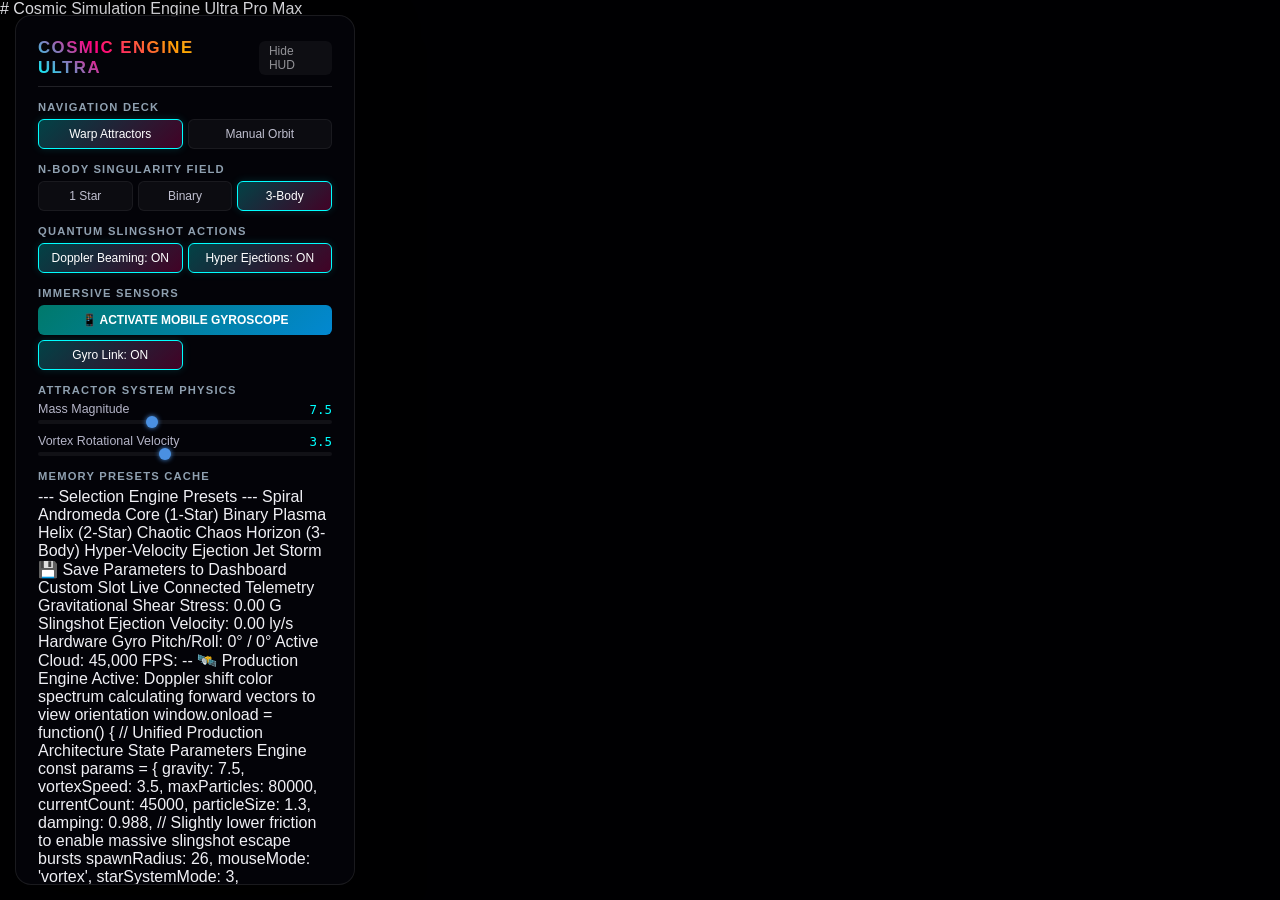
<file: Cosmic-Simulation-Engine-Ultra-Pro-Max.html>
<google_canvas type="code" lang="html" title="Cosmic Simulation Engine Ultra Pro Max">
# Cosmic Simulation Engine Ultra Pro Max

<!DOCTYPE html>
<html lang="en">
<head>
    <meta charset="UTF-8">
    <meta name="viewport" content="width=device-width, initial-scale=1.0">
    <title>Cosmic Simulation Engine Ultra Pro Max</title>
    <style>
        * {
            box-sizing: border-box;
            margin: 0;
            padding: 0;
            user-select: none;
            -webkit-user-select: none;
        }

        body, html {
            width: 100%;
            height: 100%;
            overflow: hidden;
            background-color: #000002;
            font-family: 'Segoe UI', Roboto, Helvetica, Arial, sans-serif;
            color: #f0f0f5;
        }

        #canvas-container {
            width: 100%;
            height: 100%;
            position: absolute;
            top: 0;
            left: 0;
            z-index: 1;
        }

        /* Production Glassmorphic Control HUD */
        #ui-panel {
            position: absolute;
            top: 15px;
            left: 15px;
            z-index: 10;
            width: 340px;
            max-height: calc(100% - 30px);
            overflow-y: auto;
            background: rgba(4, 4, 10, 0.82);
            backdrop-filter: blur(24px);
            -webkit-backdrop-filter: blur(24px);
            border: 1px solid rgba(255, 255, 255, 0.09);
            border-radius: 16px;
            padding: 22px;
            box-shadow: 0 20px 60px 0 rgba(0, 0, 0, 0.8);
            scrollbar-width: none;
        }

        #ui-panel::-webkit-scrollbar {
            display: none;
        }

        #ui-panel.collapsed {
            transform: translateX(-360px);
            opacity: 0.1;
        }

        #toggle-panel-btn {
            position: absolute;
            top: 15px;
            left: 15px;
            z-index: 11;
            width: 46px;
            height: 46px;
            background: rgba(4, 4, 10, 0.95);
            border: 1px solid rgba(255, 255, 255, 0.18);
            border-radius: 50%;
            color: white;
            display: none;
            align-items: center;
            justify-content: center;
            cursor: pointer;
            box-shadow: 0 4px 15px rgba(0,0,0,0.8);
            font-size: 1.3rem;
        }

        #ui-panel.collapsed + #toggle-panel-btn {
            display: flex;
        }

        .panel-header {
            display: flex;
            justify-content: space-between;
            align-items: center;
            margin-bottom: 12px;
            border-bottom: 1px solid rgba(255, 255, 255, 0.12);
            padding-bottom: 8px;
        }

        .panel-header h1 {
            font-size: 1.05rem;
            font-weight: 800;
            letter-spacing: 1.5px;
            background: linear-gradient(45deg, #00ffff, #ff007f, #ffaa00, #a12bef);
            background-clip: text;
            -webkit-background-clip: text;
            -webkit-text-fill-color: transparent;
        }

        .close-btn {
            cursor: pointer;
            opacity: 0.6;
            font-size: 0.75rem;
            background: rgba(255, 255, 255, 0.08);
            padding: 3px 10px;
            border-radius: 6px;
            transition: all 0.2s;
        }

        .close-btn:hover {
            opacity: 1;
            background: rgba(255, 255, 255, 0.18);
        }

        .section-title {
            font-size: 0.7rem;
            text-transform: uppercase;
            letter-spacing: 1.2px;
            color: #8fa0b0;
            margin: 14px 0 6px 0;
            font-weight: 700;
        }

        .control-group {
            margin-bottom: 10px;
        }

        .control-group label {
            display: flex;
            justify-content: space-between;
            font-size: 0.78rem;
            color: #b5b5c8;
            margin-bottom: 3px;
        }

        .control-group label span.val {
            color: #00ffff;
            font-family: monospace;
        }

        .control-group input[type="range"] {
            width: 100%;
            -webkit-appearance: none;
            appearance: none;
            background: rgba(255, 255, 255, 0.06);
            height: 4px;
            border-radius: 2px;
            outline: none;
        }

        .control-group input[type="range"]::-webkit-slider-thumb {
            -webkit-appearance: none;
            appearance: none;
            width: 12px;
            height: 12px;
            border-radius: 50%;
            background: #4a90e2;
            cursor: pointer;
            box-shadow: 0 0 5px #4a90e2;
        }

        .control-group input[type="range"]::-webkit-slider-thumb:hover {
            background: #00ffff;
        }

        .grid-selector {
            display: grid;
            grid-template-columns: repeat(2, 1fr);
            gap: 5px;
        }

        .action-btn {
            background: rgba(255, 255, 255, 0.04);
            border: 1px solid rgba(255, 255, 255, 0.06);
            border-radius: 6px;
            color: #c0c0d0;
            padding: 7px 4px;
            font-size: 0.75rem;
            cursor: pointer;
            transition: all 0.15s ease;
            text-align: center;
        }

        .action-btn:hover {
            background: rgba(255, 255, 255, 0.1);
            color: #fff;
        }

        .action-btn.active {
            background: linear-gradient(135deg, rgba(0, 255, 255, 0.25), rgba(255, 0, 127, 0.25));
            border-color: #00ffff;
            color: #ffffff;
            box-shadow: 0 0 8px rgba(0, 255, 255, 0.15);
        }

        .gyro-btn {
            background: linear-gradient(135deg, #00796b, #0288d1);
            border: none;
            color: white;
            font-weight: bold;
            grid-column: span 2;
            padding: 8px;
        }

        .preset-select {
            width: 100%;
            background: rgba(10, 10, 25, 0.7);
            border: 1px solid rgba(255,255,255,0.08);
            border-radius: 6px;
            color: #fff;
            padding: 6px;
            font-size: 0.75rem;
            outline: none;
            margin-bottom: 5px;
        }

        #telemetry-display {
            background: rgba(0, 0, 4, 0.5);
            border: 1px solid rgba(255, 255, 255, 0.05);
            border-radius: 8px;
            padding: 10px;
            margin-top: 8px;
            font-family: monospace;
            font-size: 0.72rem;
            color: #a0b0c0;
        }

        .telemetry-row {
            display: flex;
            justify-content: space-between;
            margin-bottom: 4px;
        }

        #interaction-tip {
            position: absolute;
            bottom: 15px;
            left: 50%;
            transform: translateX(-50%);
            z-index: 10;
            background: rgba(4, 4, 10, 0.85);
            backdrop-filter: blur(12px);
            padding: 6px 18px;
            border-radius: 20px;
            border: 1px solid rgba(255,255,255,0.07);
            font-size: 0.78rem;
            pointer-events: none;
            text-align: center;
            color: #a0a8b5;
            max-width: 90%;
        }

        #interaction-tip span {
            color: #00ffff;
            font-weight: 600;
        }

        #perf-stats {
            margin-top: 10px;
            font-size: 0.7rem;
            color: #55556a;
            font-family: monospace;
            display: flex;
            justify-content: space-between;
            border-top: 1px solid rgba(255, 255, 255, 0.04);
            padding-top: 8px;
        }
    </style>
    <!-- ThreeJS Stable Production Release Vendor CDN -->
    <script src="https://cloudflare.com"></script>
</head>
<body>

    <div id="canvas-container"></div>

    <div id="ui-panel">
        <div class="panel-header">
            <h1>COSMIC ENGINE ULTRA</h1>
            <div class="close-btn" id="close-panel-btn">Hide HUD</div>
        </div>

        <div class="section-title">Navigation Deck</div>
        <div class="control-group">
            <div class="grid-selector">
                <div class="action-btn active" id="mode-vortex">Warp Attractors</div>
                <div class="action-btn" id="mode-orbit">Manual Orbit</div>
            </div>
        </div>

        <div class="section-title">N-Body Singularity Field</div>
        <div class="control-group">
            <div class="grid-selector" style="grid-template-columns: repeat(3, 1fr);">
                <div class="action-btn" id="star-1">1 Star</div>
                <div class="action-btn" id="star-2">Binary</div>
                <div class="action-btn active" id="star-3">3-Body</div>
            </div>
        </div>

        <div class="section-title">Quantum Slingshot Actions</div>
        <div class="control-group">
            <div class="grid-selector">
                <div class="action-btn active" id="toggle-beaming">Doppler Beaming: ON</div>
                <div class="action-btn active" id="toggle-slingshot">Hyper Ejections: ON</div>
            </div>
        </div>

        <div class="section-title">Immersive Sensors</div>
        <div class="control-group">
            <div class="grid-selector">
                <button class="action-btn gyro-btn" id="btn-gyro">📱 ACTIVATE MOBILE GYROSCOPE</button>
                <div class="action-btn active" id="toggle-gyro-link">Gyro Link: ON</div>
            </div>
        </div>

        <div class="section-title">Attractor System Physics</div>
        <div class="control-group">
            <label>Mass Magnitude <span class="val" id="val-gravity">7.5</span></label>
            <input type="range" id="param-gravity" min="1.0" max="18" step="0.1" value="7.5">
        </div>
        <div class="control-group">
            <label>Vortex Rotational Velocity <span class="val" id="val-speed">3.5</span></label>
            <input type="range" id="param-speed" min="0.1" max="8.0" step="0.1" value="3.5">
        </div>

        <div class="section-title">Memory Presets Cache</div>

--- Selection Engine Presets ---
Spiral Andromeda Core (1-Star)
Binary Plasma Helix (2-Star)
Chaotic Chaos Horizon (3-Body)
Hyper-Velocity Ejection Jet Storm

💾 Save Parameters to Dashboard Custom Slot
Live Connected Telemetry


Gravitational Shear Stress:
0.00 G


Slingshot Ejection Velocity:
0.00 ly/s


Hardware Gyro Pitch/Roll:
0° / 0°

Active Cloud: 45,000
FPS: --

🛰️
Production Engine Active: Doppler shift color spectrum calculating forward vectors to view orientation
window.onload = function() {
// Unified Production Architecture State Parameters Engine
const params = {
gravity: 7.5,
vortexSpeed: 3.5,
maxParticles: 80000,
currentCount: 45000,
particleSize: 1.3,
damping: 0.988, // Slightly lower friction to enable massive slingshot escape bursts
spawnRadius: 26,
mouseMode: 'vortex',
starSystemMode: 3,
dopplerBeaming: true,
slingshotActive: true,
// Gyro tracking fields
gyroEnabled: true,
gyroAlpha: 0,
gyroBeta: 0,
initialGyroSet: false,
baseAlpha: 0,
baseBeta: 0,
// Analytics loops variables
shearStrain: 0,
maxEjectionSpeed: 0,
pulseActive: false,
pulseRadius: 0,
pulseStrength: 0,
pulseCenter: new THREE.Vector3(0,0,0)
};
const dopplerBlueshift = new THREE.Color('#00ffff');
const dopplerRedshift = new THREE.Color('#ff0055');
const baseCoreColor = new THREE.Color('#9c27b0');
let scene, camera, renderer, particleGeometry, particleMaterial, particlePoints;
let positions, velocities, colors;
// Attractors structures
let starA = new THREE.Vector3(0, 0, 0);
let starB = new THREE.Vector3(0, 0, 0);
let starC = new THREE.Vector3(0, 0, 0);
let targetStarA = new THREE.Vector3(0, 0, 0);
let orbitTimeline = 0;
let isInteracting = false;
let prevPointerPos = { x: 0, y: 0 };
let baseCameraRotation = { x: 0.6, y: 0.8 };
let cameraRotationOffsets = { x: 0, y: 0 };
let cameraRadius = 72;
const raycaster = new THREE.Raycaster();
const interactionPlane = new THREE.Plane(new THREE.Vector3(0, 1, 0), 0);
const pointer2D = new THREE.Vector2();
let lastTime = performance.now(), frameCount = 0;
let lastTelemetryTime = performance.now();
const uiPanel = document.getElementById('ui-panel');
const closePanelBtn = document.getElementById('close-panel-btn');
const togglePanelBtn = document.getElementById('toggle-panel-btn');
const modeVortex = document.getElementById('mode-vortex');
const modeOrbit = document.getElementById('mode-orbit');
const btnGyro = document.getElementById('btn-gyro');
const toggleGyroLink = document.getElementById('toggle-gyro-link');
const toggleBeamingBtn = document.getElementById('toggle-beaming');
const toggleSlingshotBtn = document.getElementById('toggle-slingshot');
const presetSelector = document.getElementById('preset-selector');
const btnSaveCustom = document.getElementById('btn-save-custom');
const starBtns = [document.getElementById('star-1'), document.getElementById('star-2'), document.getElementById('star-3')];
function initEngine() {
const container = document.getElementById('canvas-container');
scene = new THREE.Scene();
scene.fog = new THREE.FogExp2('#000002', 0.006);
camera = new THREE.PerspectiveCamera(60, window.innerWidth / window.innerHeight, 0.1, 1000);
updateCameraPosition();
renderer = new THREE.WebGLRenderer({ antialias: true, powerPreference: "high-performance" });
renderer.setSize(window.innerWidth, window.innerHeight);
renderer.setPixelRatio(Math.min(window.devicePixelRatio, 2));
renderer.setClearColor(scene.fog.color);
container.appendChild(renderer.domElement);
particleGeometry = new THREE.BufferGeometry();
positions = new Float32Array(params.maxParticles * 3);
velocities = new Float32Array(params.maxParticles * 3);
colors = new Float32Array(params.maxParticles * 3);
generateSubatomicCloud();
particleGeometry.setAttribute('position', new THREE.BufferAttribute(positions, 3));
particleGeometry.setAttribute('color', new THREE.BufferAttribute(colors, 3));
particleMaterial = new THREE.PointsMaterial({
size: params.particleSize,
map: createDynamicTexture(),
vertexColors: true,
blending: THREE.AdditiveBlending,
depthWrite: false,
transparent: true,
opacity: 0.95
});
particlePoints = new THREE.Points(particleGeometry, particleMaterial);
scene.add(particlePoints);
window.addEventListener('resize', onWindowResize, false);
setupInputDeckListeners();
bindControlSliders();
initGyroSensorInterface();
checkLocalStorageSlots();
}
function createDynamicTexture() {
const canvas = document.createElement('canvas');
canvas.width = 32; canvas.height = 32;
const ctx = canvas.getContext('2d');
const grad = ctx.createRadialGradient(16, 16, 0, 16, 16, 16);
grad.addColorStop(0, 'rgba(255,255,255,1)');
grad.addColorStop(0.2, 'rgba(235,245,255,0.9)');
grad.addColorStop(0.55, 'rgba(140,80,255,0.35)');
grad.addColorStop(1, 'rgba(0,0,0,0)');
ctx.fillStyle = grad; ctx.fillRect(0, 0, 32, 32);
return new THREE.CanvasTexture(canvas);
}
function generateSubatomicCloud() {
for (let i = 0; i < params.maxParticles; i++) {
const i3 = i * 3;
const angle = Math.random() * Math.PI * 2;
const r = Math.pow(Math.random(), 1.25) * 44 + 2;
positions[i3] = Math.cos(angle) * r;
positions[i3 + 1] = (Math.random() - 0.5) * 1.8 * (1.0 - r / 48);
positions[i3 + 2] = Math.sin(angle) * r;
const speedScalar = Math.sqrt(params.gravity / (r + 0.1)) * params.vortexSpeed;
velocities[i3] = -Math.sin(angle) * speedScalar;
velocities[i3 + 1] = (Math.random() - 0.5) * 0.04;
velocities[i3 + 2] = Math.cos(angle) * speedScalar;
colors[i3] = baseCoreColor.r; colors[i3+1] = baseCoreColor.g; colors[i3+2] = baseCoreColor.b;
}
particleGeometry.setDrawRange(0, params.currentCount);
}
function updateCameraPosition() {
let finalX = baseCameraRotation.x + cameraRotationOffsets.x;
let finalY = baseCameraRotation.y + cameraRotationOffsets.y;
camera.position.x = cameraRadius * Math.sin(finalY) * Math.cos(finalX);
camera.position.z = cameraRadius * Math.cos(finalY) * Math.cos(finalX);
camera.position.y = cameraRadius * Math.sin(finalX);
camera.lookAt(0, 0, 0);
}
function stepSimulationPhysics() {
const pos = particleGeometry.attributes.position.array;
const cols = particleGeometry.attributes.color.array;
const count = params.currentCount;
const time = performance.now() * 0.001;
starA.lerp(targetStarA, 0.08);
orbitTimeline += params.vortexSpeed * 0.012;
// N-Body Multi-Star positioning calculation paths
let calculatedShear = 0;
if (params.starSystemMode === 2) {
const sep = 11;
starB.set(starA.x + Math.cos(orbitTimeline) * sep, starA.y, starA.z + Math.sin(orbitTimeline) * sep);
calculatedShear = params.gravity / (starA.distanceToSquared(starB) + 1.0);
} else if (params.starSystemMode === 3) {
const sepB = 12; const sepC = 14;
starB.set(starA.x + Math.cos(orbitTimeline) * sepB, starA.y + Math.sin(orbitTimeline * 0.5) * 2, starA.z + Math.sin(orbitTimeline) * sepB);
starC.set(starA.x + Math.sin(orbitTimeline * 1.3) * sepC, starA.y + Math.cos(orbitTimeline * 0.7) * 3, starA.z + Math.cos(orbitTimeline * 1.3) * sepC);
calculatedShear = (params.gravity * 2.5) / (starA.distanceTo(starB) + starB.distanceTo(starC) + 0.1);
}
params.shearStrain = calculatedShear;
const viewVector = new THREE.Vector3();
camera.getWorldDirection(viewVector);
let globalMaxEjection = 0;
for (let i = 0; i < count; i++) {
const i3 = i * 3;
let px = pos[i3], py = pos[i3 + 1], pz = pos[i3 + 2];
let fx = 0, fy = 0, fz = 0;
let rotX = -pz, rotZ = px;
let mainDist = 0;
// Gravity attraction vector fields resolution loops
if (params.starSystemMode === 1) {
let dx = starA.x - px; let dy = starA.y - py; let dz = starA.z - pz;
let dSq = dxdx + dydy + dzdz || 0.1; let d = Math.sqrt(dSq);
let pull = params.gravity / (dSq + 2.5);
fx += (dx/d)pull; fy += (dy/d)pull; fz += (dz/d)pull;
rotX = -dz; rotZ = dx; mainDist = d;
} else if (params.starSystemMode === 2) {
let dxA = starA.x - px; let dyA = starA.y - py; let dzA = starA.z - pz;
let dSqA = dxAdxA + dyAdyA + dzAdzA || 0.1; let dA = Math.sqrt(dSqA);
fx += (dxA/dA)((params.gravity0.65)/(dSqA+2.5));
fy += (dyA/dA)((params.gravity0.65)/(dSqA+2.5));
fz += (dzA/dA)((params.gravity*0.65)/(dSqA+2.5));
let dxB = starB.x - px; let dyB = starB.y - py; let dzB = starB.z - pz;
let dSqB = dxBdxB + dyBdyB + dzBdzB || 0.1; let dB = Math.sqrt(dSqB);
fx += (dxB/dB)((params.gravity0.65)/(dSqB+2.5));
fy += (dyB/dB)((params.gravity0.65)/(dSqB+2.5));
fz += (dzB/dB)((params.gravity*0.65)/(dSqB+2.5));
rotX = -dzA; rotZ = dxA; mainDist = dA;
} else {
let dxA = starA.x - px; let dyA = starA.y - py; let dzA = starA.z - pz;
let dSqA = dxAdxA + dyAdyA + dzAdzA || 0.1; let dA = Math.sqrt(dSqA);
fx += (dxA/dA)((params.gravity0.45)/(dSqA+2.5));
fy += (dyA/dA)((params.gravity0.45)/(dSqA+2.5));
fz += (dzA/dA)((params.gravity*0.45)/(dSqA+2.5));
let dxB = starB.x - px; let dyB = starB.y - py; let dzB = starB.z - pz;
let dSqB = dxBdxB + dyBdyB + dzBdzB || 0.1; let dB = Math.sqrt(dSqB);
fx += (dxB/dB)((params.gravity0.45)/(dSqB+2.5));
fy += (dyB/dB)((params.gravity0.45)/(dSqB+2.5));
fz += (dzB/dB)((params.gravity*0.45)/(dSqB+2.5));
let dxC = starC.x - px; let dyC = starC.y - py; let dzC = starC.z - pz;
let dSqC = dxCdxC + dyCdyC + dzCdzC || 0.1; let dC = Math.sqrt(dSqC);
fx += (dxC/dC)((params.gravity0.45)/(dSqC+2.5));
fy += (dyC/dC)((params.gravity0.45)/(dSqC+2.5));
fz += (dzC/dC)((params.gravity*0.45)/(dSqC+2.5));
rotX = -dzA; rotZ = dxA; mainDist = dA;
}
let tLen = Math.sqrt(rotXrotX + rotZrotZ) || 0.1;
rotX /= tLen; rotZ /= tLen;
const falloff = (1.0 / (mainDist * 0.02 + 1.0));
velocities[i3] += fx + rotX * params.vortexSpeed * 0.15 * falloff;
velocities[i3 + 2] += fz + rotZ * params.vortexSpeed * 0.15 * falloff;
velocities[i3 + 1] += fy + Math.sin(time*1.3 + i)*0.008;
// Black Hole Hyper-Velocity Slingshot Ejection Algorithm
// When particles enter the inner perimeter matrix, high gravity shears sling them out at hypersonic escape paths
if (params.slingshotActive && mainDist < 3.8 && Math.random() < (0.01 + params.shearStrain * 0.005)) {
let escapeAngle = Math.random() * Math.PI * 2;
let jetDirectionX = Math.cos(escapeAngle);
let jetDirectionZ = Math.sin(escapeAngle);
// Inject hyper kinetic acceleration momentum thrust matrix velocities
let forceSpike = 5.0 + (params.gravity * 0.6) + (params.shearStrain * 0.8);
velocities[i3] = jetDirectionX * forceSpike;
velocities[i3 + 1] = (Math.random() - 0.5) * 4.0;
velocities[i3 + 2] = jetDirectionZ * forceSpike;
// Flash ignite particle color parameters into glaring white thermal core signatures
cols[i3] = 1.0; cols[i3+1] = 0.9; cols[i3+2] = 1.0;
} else {
// Relativistic Doppler Color Beaming Color Interpolator
if (params.dopplerBeaming) {
let velX = velocities[i3], velY = velocities[i3+1], velZ = velocities[i3+2];
let velLen = Math.sqrt(velXvelX + velYvelY + velZ*velZ) || 0.1;
if(velLen > globalMaxEjection) globalMaxEjection = velLen;
let dot = (velX/velLen)*viewVector.x + (velY/velLen)*viewVector.y + (velZ/velLen)*viewVector.z;
let lerpFactor = (dot + 1.0) * 0.5; // Scale 0-1
let targetCol = baseCoreColor.clone();
if (lerpFactor > 0.54) {
targetCol.lerp(dopplerBlueshift, (lerpFactor - 0.54) * 2.1);
} else if (lerpFactor < 0.46) {
targetCol.lerp(dopplerRedshift, (0.46 - lerpFactor) * 2.1);
}
cols[i3] = targetCol.r; cols[i3+1] = targetCol.g; cols[i3+2] = targetCol.b;
} else {
cols[i3] = baseCoreColor.r; cols[i3+1] = baseCoreColor.g; cols[i3+2] = baseCoreColor.b;
}
}
// Apply unified friction drag dampings
velocities[i3] *= params.damping;
velocities[i3 + 1] *= params.damping;
velocities[i3 + 2] *= params.damping;
pos[i3] += velocities[i3];
pos[i3 + 1] += velocities[i3 + 1];
pos[i3 + 2] += velocities[i3 + 2];
// Bound evaluation limits / Recycle ejected elements back to accretion disc ranges
if (mainDist < 0.3 || mainDist > 115) {
const a = Math.random() * Math.PI * 2;
const r = params.spawnRadius + Math.random() * 16;
pos[i3] = starA.x + Math.cos(a) * r;
pos[i3 + 1] = (Math.random()-0.5)*4;
pos[i3 + 2] = starA.z + Math.sin(a) * r;
const s = Math.sqrt(params.gravity / r) * params.vortexSpeed;
velocities[i3] = -Math.sin(a) * s; velocities[i3 + 1] = 0; velocities[i3 + 2] = Math.cos(a) * s;
}
}
params.maxEjectionSpeed = globalMaxEjection;
particleGeometry.attributes.position.needsUpdate = true;
particleGeometry.attributes.color.needsUpdate = true;
}
function handleOrientationChange(event) {
if (!params.gyroEnabled) return;
let alpha = event.alpha; let beta = event.beta;
if (alpha === null || beta === null) return;
if (!params.initialGyroSet) {
params.baseAlpha = alpha; params.baseBeta = beta; params.initialGyroSet = true;
}
let diffAlpha = ((alpha - params.baseAlpha + 180) % 360) - 180;
let diffBeta = beta - params.baseBeta;
params.gyroAlpha = alpha; params.gyroBeta = beta;
cameraRotationOffsets.y = (diffAlpha * Math.PI / 180) * 0.45;
cameraRotationOffsets.x = (diffBeta * Math.PI / 180) * 0.45;
updateCameraPosition();
}
function initGyroSensorInterface() {
btnGyro.onclick = () => {
if (typeof DeviceOrientationEvent !== 'undefined' && typeof DeviceOrientationEvent.requestPermission === 'function') {
DeviceOrientationEvent.requestPermission()
.then(permissionState => {
if (permissionState === 'granted') {
window.addEventListener('deviceorientation', handleOrientationChange, true);
btnGyro.innerText = "🚀 GYRO SYSTEM ACTIVE";
btnGyro.style.background = "#00c853";
}
}).catch(console.error);
} else {
window.addEventListener('deviceorientation', handleOrientationChange, true);
btnGyro.innerText = "🚀 GYRO SYSTEM ACTIVE";
btnGyro.style.background = "#00c853";
}
};
}
function updateTelemetryHUD() {
const now = performance.now();
if (now >= lastTelemetryTime + 200) {
document.getElementById('tel-shear').innerText = ${params.shearStrain.toFixed(2)} G;
// Convert vector speed scalar to relativistic aesthetic light-years calculation representation readings
let lyricSpeed = params.maxEjectionSpeed * 12.45;
document.getElementById('tel-ejection').innerText = ${lyricSpeed.toFixed(2)} ly/s;
document.getElementById('tel-gyro').innerText = ${Math.round(params.gyroAlpha)}° / ${Math.round(params.gyroBeta)}°;
lastTelemetryTime = now;
}
}
function animateLoop() {
requestAnimationFrame(animateLoop);
stepSimulationPhysics();
updateTelemetryHUD();
if (!isInteracting && params.mouseMode === 'vortex') {
const elapsed = performance.now() * 0.0005;
targetStarA.x = Math.sin(elapsed) * 10;
targetStarA.z = Math.cos(elapsed * 0.75) * 10;
}
renderer.render(scene, camera);
frameCount++; const t = performance.now();
if (t >= lastTime + 1000) {
document.getElementById('stat-fps').innerText = FPS: ${Math.round((frameCount*1000)/(t-lastTime))};
frameCount = 0; lastTime = t;
}
}
function pointerRaycastUpdate(clientX, clientY) {
pointer2D.x = (clientX / window.innerWidth) * 2 - 1;
pointer2D.y = -(clientY / window.innerHeight) * 2 + 1;
raycaster.setFromCamera(pointer2D, camera);
const hit = new THREE.Vector3();
raycaster.ray.intersectPlane(interactionPlane, hit);
if (hit.length() < 65) targetStarA.copy(hit);
}
function setupInputDeckListeners() {
const surface = renderer.domElement;
surface.addEventListener('mousedown', (e) => {
isInteracting = true; prevPointerPos.x = e.clientX; prevPointerPos.y = e.clientY;
if (params.mouseMode === 'vortex') pointerRaycastUpdate(e.clientX, e.clientY);
});
window.addEventListener('mousemove', (e) => {
if (!isInteracting) {
if (params.mouseMode === 'vortex') pointerRaycastUpdate(e.clientX, e.clientY);
return;
}
if (params.mouseMode === 'orbit') {
baseCameraRotation.y -= (e.clientX - prevPointerPos.x) * 0.005;
baseCameraRotation.x = Math.max(-Math.PI/2.7, Math.min(Math.PI/2.7, baseCameraRotation.x - (e.clientY - prevPointerPos.y) * 0.005));
updateCameraPosition();
prevPointerPos.x = e.clientX; prevPointerPos.y = e.clientY;
} else {
pointerRaycastUpdate(e.clientX, e.clientY);
}
});
window.addEventListener('mouseup', () => isInteracting = false);
}
function bindControlSliders() {
closePanelBtn.onclick = () => uiPanel.classList.add('collapsed');
togglePanelBtn.onclick = () => uiPanel.classList.remove('collapsed');
modeVortex.onclick = () => {
params.mouseMode = 'vortex'; modeVortex.classList.add('active'); modeOrbit.classList.remove('active');
};
modeOrbit.onclick = () => {
params.mouseMode = 'orbit'; modeOrbit.classList.add('active'); modeVortex.classList.remove('active');
};
toggleGyroLink.onclick = () => {
params.gyroEnabled = !params.gyroEnabled;
if(!params.gyroEnabled) { cameraRotationOffsets.set(0,0); updateCameraPosition(); }
toggleGyroLink.innerText = Gyro Link: ${params.gyroEnabled ? 'ON' : 'OFF'};
toggleGyroLink.classList.toggle('active', params.gyroEnabled);
};
toggleBeamingBtn.onclick = () => {
params.dopplerBeaming = !params.dopplerBeaming;
toggleBeamingBtn.innerText = Doppler Beaming: ${params.dopplerBeaming ? 'ON' : 'OFF'};
toggleBeamingBtn.classList.toggle('active', params.dopplerBeaming);
};
toggleSlingshotBtn.onclick = () => {
params.slingshotActive = !params.slingshotActive;
toggleSlingshotBtn.innerText = Hyper Ejections: ${params.slingshotActive ? 'ON' : 'OFF'};
toggleSlingshotBtn.classList.toggle('active', params.slingshotActive);
};
starBtns.forEach((btn, idx) => {
btn.onclick = () => {
starBtns.forEach(b => b.classList.remove('active'));
btn.classList.add('active');
params.starSystemMode = idx + 1;
};
});
presetSelector.onchange = (e) => applyPredefinedPreset(e.target.value);
btnSaveCustom.onclick = () => {
const customPreset = {
gravity: params.gravity, vortexSpeed: params.vortexSpeed,
starSystemMode: params.starSystemMode, dopplerBeaming: params.dopplerBeaming, slingshotActive: params.slingshotActive
};
localStorage.setItem('cosmic_ultra_preset', JSON.stringify(customPreset));
alert("System parameters safely cached into LocalStorage dashboard profile slot!");
checkLocalStorageSlots();
};
document.getElementById('param-gravity').oninput = (e) => {
params.gravity = parseFloat(e.target.value);
document.getElementById('val-gravity').innerText = params.gravity.toFixed(1);
};
document.getElementById('param-speed').oninput = (e) => {
params.vortexSpeed = parseFloat(e.target.value);
document.getElementById('val-speed').innerText = params.vortexSpeed.toFixed(1);
};
document.getElementById('param-count').oninput = (e) => {
params.currentCount = parseInt(e.target.value);
document.getElementById('val-count').innerText = ${Math.round(params.currentCount/1000)}K;
document.getElementById('stat-particles').innerText = Active Cloud: ${params.currentCount.toLocaleString()};
particleGeometry.setDrawRange(0, params.currentCount);
};
}
function applyPredefinedPreset(key) {
let data = null;
if (key === 'galaxy') {
data = { gravity: 4.5, vortexSpeed: 2.2, starSystemMode: 1, dopplerBeaming: true, slingshotActive: false };
} else if (key === 'binary_dance') {
data = { gravity: 7.5, vortexSpeed: 3.5, starSystemMode: 2, dopplerBeaming: true, slingshotActive: true };
} else if (key === 'triple_chaos') {
data = { gravity: 9.5, vortexSpeed: 4.2, starSystemMode: 3, dopplerBeaming: true, slingshotActive: true };
} else if (key === 'ejection_storm') {
data = { gravity: 15.0, vortexSpeed: 7.5, starSystemMode: 3, dopplerBeaming: true, slingshotActive: true };
} else if (key === 'custom') {
data = JSON.parse(localStorage.getItem('cosmic_ultra_preset'));
}
if (!data) return;
params.gravity = data.gravity; params.vortexSpeed = data.vortexSpeed;
params.starSystemMode = data.starSystemMode; params.dopplerBeaming = data.dopplerBeaming; params.slingshotActive = data.slingshotActive;
document.getElementById('param-gravity').value = params.gravity;
document.getElementById('val-gravity').innerText = params.gravity.toFixed(1);
document.getElementById('param-speed').value = params.vortexSpeed;
document.getElementById('val-speed').innerText = params.vortexSpeed.toFixed(1);
toggleBeamingBtn.innerText = Doppler Beaming: ${params.dopplerBeaming ? 'ON' : 'OFF'};
toggleBeamingBtn.classList.toggle('active', params.dopplerBeaming);
toggleSlingshotBtn.innerText = Hyper Ejections: ${params.slingshotActive ? 'ON' : 'OFF'};
toggleSlingshotBtn.classList.toggle('active', params.slingshotActive);
starBtns.forEach((b, idx) => b.classList.toggle('active', params.starSystemMode === (idx + 1)));
}
function checkLocalStorageSlots() {
if (localStorage.getItem('cosmic_ultra_preset')) {
if (!document.querySelector('option[value="custom"]')) {
const opt = document.createElement('option'); opt.value = 'custom';
opt.innerText = '⭐ Load Custom Saved Dashboard Preset';
presetSelector.appendChild(opt);
}
}
}
function onWindowResize() {
camera.aspect = window.innerWidth / window.innerHeight;
camera.updateProjectionMatrix();
renderer.setSize(window.innerWidth, window.innerHeight);
}
initEngine();
animateLoop();
};


</google_canvas>
</file>
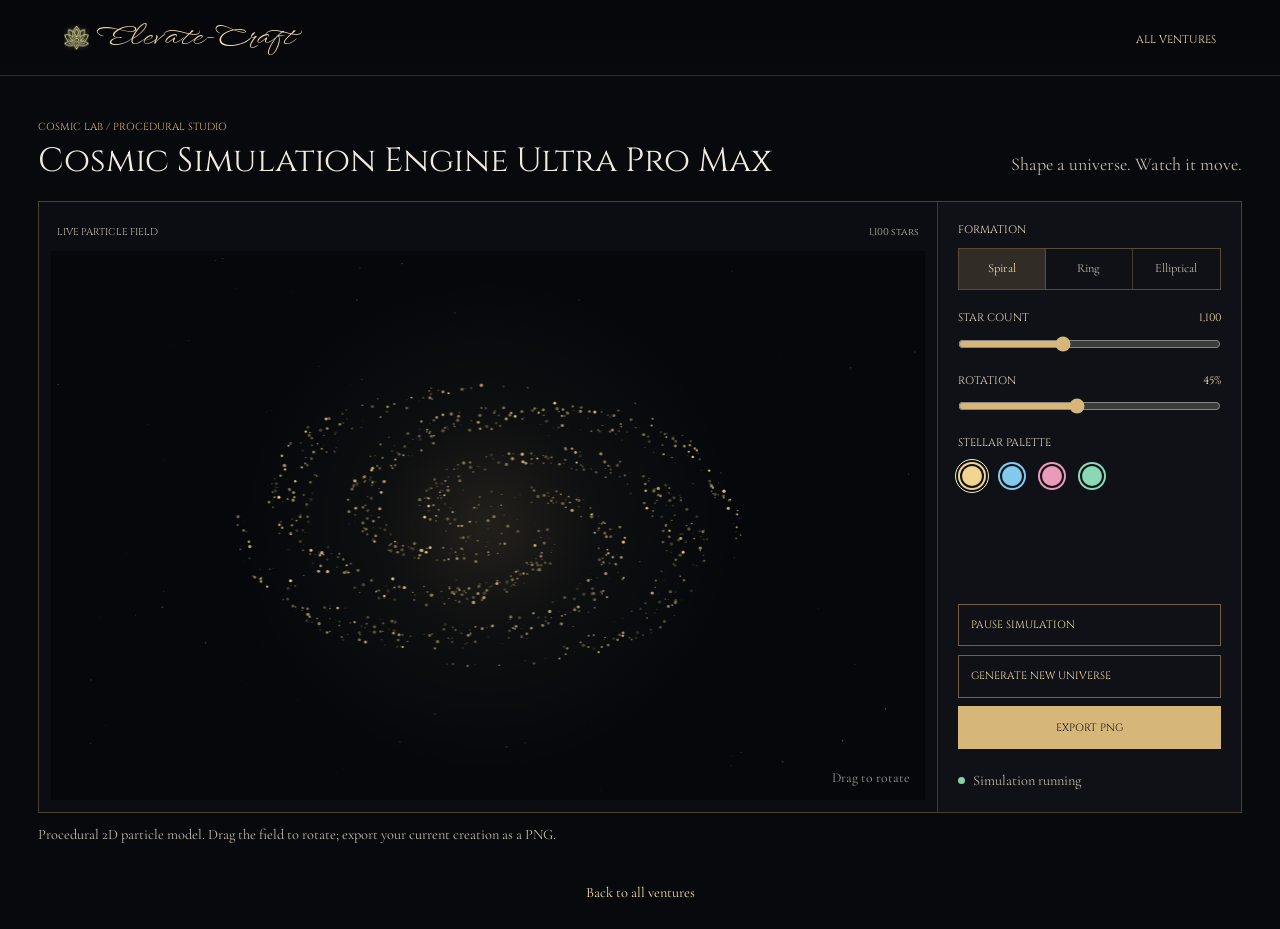
<file: cosmic-simulation.html>
<!doctype html>
<html lang="en">
<head>
  <meta charset="utf-8">
  <meta name="viewport" content="width=device-width, initial-scale=1">
  <meta name="theme-color" content="#08090d">
  <meta name="description" content="Create and explore procedural cosmic particle simulations in Cosmic Simulation Engine Ultra Pro Max.">
  <title>Cosmic Simulation Engine Ultra Pro Max | Elevate-Craft</title>
  <link rel="preconnect" href="https://fonts.googleapis.com">
  <link rel="preconnect" href="https://fonts.gstatic.com" crossorigin>
  <link href="https://fonts.googleapis.com/css2?family=Cinzel:wght@400;500&family=Cormorant+Garamond:wght@400;500;600&family=Dynalight&family=Nosifer&family=WindSong&display=swap" rel="stylesheet">
  <link rel="stylesheet" href="style.css">
</head>
<body class="cosmic-project-page">
  <header class="site-header">
    <a class="wordmark" href="index.html#home" aria-label="Elevate-Craft home">
      <span class="wordmark-mark" aria-hidden="true"><img src="images/Elevate-Craft%20logo%20transparent-background.svg" alt=""></span>
      <span>Elevate-Craft</span>
    </a>
    <nav class="cosmic-project-nav" aria-label="Project navigation">
      <a href="index.html#craft">All ventures</a>
    </nav>
  </header>

  <main>
    <div class="cosmic-studio-main">
      <div class="cosmic-studio-heading">
        <div>
          <p class="cosmic-studio-kicker">Cosmic Lab / Procedural Studio</p>
          <h1 class="cosmic-studio-title">Cosmic Simulation Engine Ultra Pro Max</h1>
        </div>
        <p class="cosmic-studio-summary">Shape a universe. Watch it move.</p>
      </div>

      <section class="cosmic-studio-workspace" aria-label="Cosmic simulation workspace">
        <div class="cosmic-studio-stage">
          <div class="cosmic-stage-bar">
            <span>LIVE PARTICLE FIELD</span>
            <span id="particle-count" aria-live="polite">1,100 stars</span>
          </div>
          <div class="cosmic-canvas-frame">
            <canvas id="cosmic-canvas" aria-label="Animated procedural cosmic particle simulation" role="img"></canvas>
            <span class="cosmic-canvas-hint" aria-hidden="true">Drag to rotate</span>
          </div>
        </div>

        <aside class="cosmic-controls" aria-label="Simulation controls">
          <fieldset class="cosmic-control-group">
            <legend>Formation</legend>
            <div class="cosmic-mode-control" role="group" aria-label="Galaxy formation">
              <button type="button" class="is-active" data-mode="spiral" aria-pressed="true">Spiral</button>
              <button type="button" data-mode="ring" aria-pressed="false">Ring</button>
              <button type="button" data-mode="elliptical" aria-pressed="false">Elliptical</button>
            </div>
          </fieldset>

          <div class="cosmic-control-group">
            <label class="cosmic-range-label" for="star-count">Star count <output id="star-count-value" for="star-count">1,100</output></label>
            <input id="star-count" type="range" min="250" max="2400" step="50" value="1100">
          </div>

          <div class="cosmic-control-group">
            <label class="cosmic-range-label" for="rotation-speed">Rotation <output id="rotation-speed-value" for="rotation-speed">45%</output></label>
            <input id="rotation-speed" type="range" min="0" max="100" step="1" value="45">
          </div>

          <div class="cosmic-control-group">
            <p class="cosmic-control-label" id="palette-label">Stellar palette</p>
            <div class="cosmic-palette" role="group" aria-labelledby="palette-label">
              <button type="button" class="is-active" data-color="#f1d48e" aria-label="Pale gold" aria-pressed="true" style="--swatch-color: #f1d48e"></button>
              <button type="button" data-color="#83c9ee" aria-label="Nebula blue" aria-pressed="false" style="--swatch-color: #83c9ee"></button>
              <button type="button" data-color="#e99bb8" aria-label="Nova rose" aria-pressed="false" style="--swatch-color: #e99bb8"></button>
              <button type="button" data-color="#8ad8b6" aria-label="Ion green" aria-pressed="false" style="--swatch-color: #8ad8b6"></button>
            </div>
          </div>

          <div class="cosmic-simulation-actions">
            <button type="button" class="cosmic-action-button" id="toggle-simulation" aria-pressed="false">Pause simulation</button>
            <button type="button" class="cosmic-action-button" id="randomize-simulation">Generate new universe</button>
            <button type="button" class="cosmic-export-button" id="export-simulation">Export PNG</button>
          </div>
          <p class="cosmic-simulation-status" id="simulation-status" role="status">Simulation running</p>
        </aside>
      </section>

      <p class="cosmic-studio-footnote">Procedural 2D particle model. Drag the field to rotate; export your current creation as a PNG.</p>
    </div>
  </main>

  <footer class="cosmic-project-footer">
    <a href="index.html#craft">Back to all ventures</a>
  </footer>
  <script src="cosmic-simulation.js" defer></script>
</body>
</html>
</file>
<file: style.css>
:root {
  color-scheme: dark;
  --obsidian: #08090d;
  --obsidian-soft: #0d101a;
  --gold: #d7b779;
  --gold-bright: #f5dfad;
  --muted-gold: #9d8355;
  --ivory: #f1eadf;
  --soft-text: #c4bbaf;
  --line: rgba(215, 183, 121, .28);
}

* {
  box-sizing: border-box;
}

html {
  scroll-behavior: smooth;
  scroll-padding-top: 1.5rem;
}

body {
  margin: 0;
  overflow-x: hidden;
  background: var(--obsidian);
  color: var(--ivory);
  font-family: "Cormorant Garamond", Georgia, serif;
  font-size: 1.125rem;
  line-height: 1.55;
}

a {
  color: inherit;
}

a:focus-visible {
  outline: 2px solid var(--gold-bright);
  outline-offset: 5px;
}

.site-header {
  position: absolute;
  z-index: 5;
  top: 0;
  left: 0;
  display: flex;
  width: 100%;
  min-height: 4.75rem;
  align-items: center;
  justify-content: space-between;
  gap: 2rem;
  padding: .85rem clamp(1.25rem, 5vw, 5rem);
  border-bottom: 1px solid rgba(215, 183, 121, .2);
  background: linear-gradient(180deg, rgba(4, 5, 10, .76), rgba(4, 5, 10, .08));
}

.wordmark {
  display: inline-flex;
  align-items: center;
  gap: .55rem;
  color: var(--gold-bright);
  font-family: "American Scribe", "WindSong", cursive;
  font-size: 1.75rem;
  text-decoration: none;
  white-space: nowrap;
}

.wordmark-mark {
  position: relative;
  display: block;
  width: 25px;
  height: 25px;
  flex: none;
  overflow: hidden;
}

.wordmark-mark img {
  position: absolute;
  top: 0;
  left: 0;
  width: 25px;
  max-width: none;
  filter: brightness(0) saturate(100%) invert(90%) sepia(23%) saturate(550%) hue-rotate(5deg) brightness(105%) contrast(95%) drop-shadow(0 0 5px rgba(245, 223, 173, .35));
}

.main-nav,
.footer-nav {
  display: flex;
  flex-wrap: wrap;
  justify-content: center;
  gap: clamp(1rem, 2.5vw, 2.5rem);
}

.main-nav a,
.footer-nav a {
  color: #e7d5b2;
  font-family: "Cinzel", Georgia, serif;
  font-size: .68rem;
  text-decoration: none;
  text-transform: uppercase;
  transition: color .2s ease;
}

.main-nav a:hover,
.footer-nav a:hover,
.contact-link:hover {
  color: #fff;
}

.hero {
  position: relative;
  display: grid;
  min-height: 100svh;
  place-items: center;
  overflow: hidden;
  isolation: isolate;
  background: #05060b;
}

.hero::before {
  position: absolute;
  z-index: -1;
  inset: -8%;
  background: linear-gradient(180deg, rgba(5, 6, 11, .2), rgba(5, 6, 11, .48)), url("images/1.svg") center / cover no-repeat;
  content: "";
  animation: cosmic-flow 52s ease-in-out infinite alternate;
  transform-origin: center;
}

.hero-content-frame {
  position: absolute;
  z-index: 0;
  top: 50%;
  left: 50%;
  width: min(100vw, 100svh);
  aspect-ratio: 1;
  transform: translate(-50%, -50%);
}

.hero-content {
  position: absolute;
  z-index: 2;
  top: 66%;
  left: 50%;
  translate: -50% 0;
  display: flex;
  width: calc(100% - 2rem);
  flex-direction: column;
  align-items: center;
  padding: 0;
  text-align: center;
  animation: content-arrive 1s .12s ease-out both;
}

.visually-hidden {
  position: absolute;
  width: 1px;
  height: 1px;
  overflow: hidden;
  clip: rect(0, 0, 0, 0);
  white-space: nowrap;
  clip-path: inset(50%);
}

.eyebrow {
  margin: 0;
  color: var(--gold);
  font-family: "Cinzel", Georgia, serif;
  font-size: .64rem;
  letter-spacing: .14em;
  text-transform: uppercase;
}

.hero-tagline {
  max-width: 36rem;
  margin: 0 0 1rem;
  color: #f2eee9;
  font-family: "Dynalight", cursive;
  font-size: 1.9rem;
  line-height: 1.2;
}

.journey-button {
  display: inline-flex;
  width: 20.5rem;
  min-height: 3rem;
  align-items: center;
  justify-content: center;
  gap: .25rem;
  padding: .75rem 1rem;
  border: 1px solid var(--gold);
  background: rgba(215, 183, 121, .94);
  color: #17130d;
  font-family: "Cinzel", Georgia, serif;
  font-size: .68rem;
  text-decoration: none;
  text-transform: uppercase;
  transition: background .2s ease, box-shadow .2s ease, transform .2s ease;
}

.journey-button:hover {
  background: var(--gold-bright);
  box-shadow: 0 0 28px rgba(215, 183, 121, .28);
  transform: translateY(-2px);
}

.journey-button span {
  font-size: .8rem;
}

.journey-prefix,
.rotating-word {
  white-space: nowrap;
}

.rotating-word {
  display: inline-block;
  min-width: 10.5rem;
  text-align: left;
}

.journey-arrow {
  margin-left: .2rem;
  font-size: 1rem;
}

.hero-caption {
  position: absolute;
  right: clamp(1rem, 4vw, 4rem);
  bottom: 1.5rem;
  margin: 0;
  color: rgba(231, 213, 178, .65);
  font-family: "Cinzel", Georgia, serif;
  font-size: .58rem;
  letter-spacing: .06em;
}

.blend {
  display: flex;
  height: 5.5rem;
  align-items: center;
  justify-content: center;
  margin-top: -1px;
  background: linear-gradient(180deg, #08090d 0%, #0b0d16 37%, #08090d 100%);
}

.blend-line {
  width: min(48vw, 24rem);
  height: 1px;
  background: linear-gradient(90deg, transparent, var(--muted-gold));
  box-shadow: 0 0 10px rgba(215, 183, 121, .35);
}

.content-section {
  position: relative;
  padding: clamp(4.75rem, 9vw, 8rem) clamp(1.25rem, 8vw, 8rem);
  text-align: center;
}

.purpose-section {
  background: var(--obsidian);
}

.section-heading {
  width: min(100%, 46rem);
  margin: 0 auto 3.5rem;
}

.script-title {
  margin: .1em 0 .16em;
  color: var(--gold-bright);
  font-family: "American Scribe", "WindSong", cursive;
  font-size: clamp(3.5rem, 7vw, 5.5rem);
  font-weight: 400;
  line-height: 1.12;
  text-shadow: 0 0 20px rgba(215, 183, 121, .18);
}

.section-intro {
  max-width: 33rem;
  margin: .5rem auto 0;
  color: var(--soft-text);
  font-size: 1.35rem;
}

.purpose-grid {
  display: grid;
  width: min(100%, 66rem);
  grid-template-columns: repeat(3, minmax(0, 1fr));
  margin: 0 auto;
}

.purpose-item {
  padding: 1.25rem clamp(1rem, 3vw, 2.75rem);
}

.purpose-item + .purpose-item {
  border-left: 1px solid var(--line);
}

.purpose-symbol {
  display: block;
  min-height: 1.4rem;
  color: var(--gold);
  font-family: "Cinzel", Georgia, serif;
  font-size: .72rem;
  line-height: 1.4;
}

.purpose-item h3 {
  margin: .65rem 0 .35rem;
  color: var(--gold-bright);
  font-family: "Cinzel", Georgia, serif;
  font-size: .82rem;
  font-weight: 400;
  text-transform: uppercase;
}

.purpose-item p {
  max-width: 18rem;
  margin: 0 auto;
  color: var(--soft-text);
  font-size: 1.08rem;
  line-height: 1.45;
}

.books-section {
  background: #0d0e13;
}

.books-section .section-heading {
  margin-bottom: 2.5rem;
}

.book-list {
  width: min(100%, 62rem);
  margin: 0 auto;
  border-top: 1px solid var(--line);
}

.book-item {
  display: grid;
  grid-template-columns: 2.5rem minmax(0, 1fr) auto;
  align-items: center;
  gap: 1.5rem;
  padding: 1.65rem .5rem;
  border-bottom: 1px solid var(--line);
  text-align: left;
}

.book-item-featured {
  grid-template-columns: 2.5rem 5rem minmax(0, 1fr) auto;
}

.book-cover {
  display: block;
  width: 5rem;
  height: 6rem;
  background: #f1eadf;
  object-fit: contain;
}

.book-number {
  color: var(--muted-gold);
  font-family: "Cinzel", Georgia, serif;
  font-size: .72rem;
}

.book-copy h3 {
  margin: 0;
  color: var(--gold-bright);
  font-size: 1.8rem;
  font-weight: 500;
  line-height: 1.2;
}

.book-copy p {
  max-width: 44rem;
  margin: .35rem 0 0;
  color: var(--soft-text);
  font-size: 1.12rem;
  line-height: 1.45;
}

.book-link {
  display: inline-flex;
  align-items: center;
  gap: .45rem;
  padding-bottom: .2rem;
  border-bottom: 1px solid var(--muted-gold);
  color: var(--gold);
  font-family: "Cinzel", Georgia, serif;
  font-size: .62rem;
  text-decoration: none;
  text-transform: uppercase;
  white-space: nowrap;
}

.book-link:hover {
  color: var(--gold-bright);
}

.book-link span {
  font-size: 1rem;
}

.craft-section {
  padding-top: clamp(3rem, 6vw, 5rem);
  background: #090a0e;
}

.craft-section .section-heading {
  margin-bottom: 3rem;
}

.craft-grid {
  display: grid;
  width: min(100%, 68rem);
  grid-template-columns: repeat(3, minmax(0, 1fr));
  gap: 1rem;
  margin: 0 auto;
}

.craft-piece {
  display: flex;
  height: clamp(16rem, 25vw, 20rem);
  flex-direction: column;
  margin: 0;
  overflow: hidden;
  border: 1px solid rgba(215, 183, 121, .42);
  background: #101116;
  text-align: left;
}

.craft-piece img,
.community-photo img {
  display: block;
  width: 100%;
  height: 100%;
  object-fit: cover;
  transition: transform .55s cubic-bezier(.2, .7, .2, 1);
}

.craft-piece img {
  height: calc(100% - 4.5rem);
  min-height: 0;
  padding: .85rem;
  background: #f1eadf;
  object-fit: contain;
}

.craft-piece figcaption {
  display: grid;
  grid-template-columns: auto 1fr;
  align-content: center;
  gap: .05rem .55rem;
  min-height: 4.5rem;
  padding: .55rem .85rem;
  color: #fff3d9;
  font-family: "Cinzel", Georgia, serif;
  font-size: .68rem;
  text-transform: uppercase;
}

.craft-piece figcaption span {
  grid-row: span 2;
  align-self: center;
  color: var(--gold);
  font-size: .58rem;
}

.craft-piece figcaption strong {
  font-weight: 400;
}

.craft-piece figcaption small {
  color: var(--soft-text);
  font-family: "Cormorant Garamond", Georgia, serif;
  font-size: .95rem;
  line-height: 1.15;
  text-transform: none;
}

.cosmic-venture-link {
  color: inherit;
  text-decoration: none;
}

.mindfulness-venture-link {
  display: block;
  color: inherit;
  text-decoration: none;
}

.mindfulness-venture-link:focus-visible {
  outline: 2px solid var(--gold-bright);
  outline-offset: 3px;
}

.cosmic-venture-link:focus-visible {
  outline: 2px solid var(--gold-bright);
  outline-offset: 3px;
}

.cosmic-venture-link img {
  height: calc(100% - 6rem);
  flex: 1;
  background: #08090d;
  object-fit: cover;
}

.cosmic-venture-caption {
  display: grid;
  min-height: 6rem;
  grid-template-columns: auto minmax(0, 1fr);
  align-content: center;
  gap: .12rem .55rem;
  padding: .55rem .85rem;
  color: #fff3d9;
  font-family: "Cinzel", Georgia, serif;
  font-size: .68rem;
  text-transform: uppercase;
}

.cosmic-venture-number {
  grid-row: 1 / span 3;
  align-self: center;
  color: var(--gold);
  font-size: .58rem;
}

.cosmic-venture-caption strong {
  font-weight: 400;
  line-height: 1.2;
}

.cosmic-venture-caption small {
  color: var(--soft-text);
  font-family: "Cormorant Garamond", Georgia, serif;
  font-size: .95rem;
  line-height: 1.15;
  text-transform: none;
}

.cosmic-venture-action {
  color: var(--gold);
  font-size: .58rem;
}

.cosmic-project-page {
  min-height: 100vh;
  background: var(--obsidian);
}

.cosmic-project-nav a {
  color: var(--gold-bright);
  font-family: "Cinzel", Georgia, serif;
  font-size: .68rem;
  text-decoration: none;
  text-transform: uppercase;
}

.cosmic-project-nav a:hover {
  color: #fff;
}

.cosmic-studio-main {
  width: min(100%, 96rem);
  margin: 0 auto;
  padding: 7.5rem clamp(1rem, 3vw, 2.5rem) 1.5rem;
}

.cosmic-studio-heading {
  display: flex;
  align-items: end;
  justify-content: space-between;
  gap: 1.5rem;
  margin-bottom: 1.2rem;
}

.cosmic-studio-kicker {
  margin: 0 0 .35rem;
  color: var(--gold);
  font-family: "Cinzel", Georgia, serif;
  font-size: .64rem;
  text-transform: uppercase;
}

.cosmic-studio-title {
  margin: 0;
  color: var(--ivory);
  font-family: "Cinzel", Georgia, serif;
  font-size: 2.1rem;
  font-weight: 400;
  line-height: 1.2;
}

.cosmic-studio-summary {
  margin: 0 0 .2rem;
  color: var(--soft-text);
  white-space: nowrap;
}

.cosmic-studio-workspace {
  display: grid;
  height: min(68vh, 48rem);
  min-height: 34rem;
  grid-template-columns: minmax(0, 1fr) 19rem;
  grid-template-areas: "stage controls";
  border: 1px solid rgba(215, 183, 121, .3);
  background: #0b0d12;
}

.cosmic-studio-stage {
  display: flex;
  min-width: 0;
  grid-area: stage;
  flex-direction: column;
  padding: .75rem;
}

.cosmic-stage-bar {
  display: flex;
  min-height: 2.3rem;
  align-items: center;
  justify-content: space-between;
  gap: 1rem;
  padding: 0 .35rem;
  color: var(--soft-text);
  font-family: "Cinzel", Georgia, serif;
  font-size: .62rem;
}

.cosmic-canvas-frame {
  position: relative;
  min-height: 0;
  flex: 1;
  overflow: hidden;
  background: #05070b;
}

#cosmic-canvas {
  display: block;
  width: 100%;
  height: 100%;
  cursor: grab;
  touch-action: none;
}

#cosmic-canvas:active {
  cursor: grabbing;
}

.cosmic-canvas-hint {
  position: absolute;
  right: .9rem;
  bottom: .75rem;
  color: rgba(241, 234, 223, .65);
  font-size: .85rem;
  pointer-events: none;
}

.cosmic-controls {
  display: flex;
  min-width: 0;
  grid-area: controls;
  flex-direction: column;
  gap: 1.3rem;
  padding: 1.25rem;
  border-left: 1px solid rgba(215, 183, 121, .24);
  background: #101116;
}

.cosmic-control-group {
  min-width: 0;
  margin: 0;
  padding: 0;
  border: 0;
}

.cosmic-control-group legend,
.cosmic-control-label {
  display: block;
  margin: 0 0 .6rem;
  padding: 0;
  color: #e6dac4;
  font-family: "Cinzel", Georgia, serif;
  font-size: .68rem;
  text-transform: uppercase;
}

.cosmic-mode-control {
  display: grid;
  grid-template-columns: repeat(3, minmax(0, 1fr));
  border: 1px solid rgba(215, 183, 121, .35);
}

.cosmic-mode-control button {
  min-width: 0;
  min-height: 2.45rem;
  padding: .35rem .25rem;
  border: 0;
  border-right: 1px solid rgba(215, 183, 121, .25);
  background: transparent;
  color: var(--soft-text);
  font: inherit;
  font-size: .78rem;
  cursor: pointer;
}

.cosmic-mode-control button:last-child {
  border-right: 0;
}

.cosmic-mode-control button.is-active {
  background: rgba(215, 183, 121, .17);
  color: var(--gold-bright);
}

.cosmic-range-label {
  display: flex;
  justify-content: space-between;
  gap: .75rem;
  margin-bottom: .55rem;
  color: #e6dac4;
  font-family: "Cinzel", Georgia, serif;
  font-size: .68rem;
  text-transform: uppercase;
}

.cosmic-range-label output {
  color: var(--gold-bright);
  font-variant-numeric: tabular-nums;
}

.cosmic-control-group input[type="range"] {
  display: block;
  width: 100%;
  margin: .25rem 0 0;
  accent-color: var(--gold);
}

.cosmic-palette {
  display: flex;
  gap: .7rem;
}

.cosmic-palette button {
  width: 1.8rem;
  height: 1.8rem;
  flex: none;
  padding: 0;
  border: 2px solid transparent;
  border-radius: 50%;
  background: var(--swatch-color);
  box-shadow: inset 0 0 0 2px #101116;
  cursor: pointer;
}

.cosmic-palette button.is-active {
  outline: 1px solid var(--ivory);
  outline-offset: 2px;
}

.cosmic-simulation-actions {
  display: grid;
  gap: .55rem;
  margin-top: auto;
}

.cosmic-action-button,
.cosmic-export-button {
  min-height: 2.65rem;
  padding: .55rem .75rem;
  border: 1px solid rgba(215, 183, 121, .48);
  background: transparent;
  color: var(--gold-bright);
  font-family: "Cinzel", Georgia, serif;
  font-size: .66rem;
  text-align: left;
  text-transform: uppercase;
  cursor: pointer;
}

.cosmic-action-button:hover,
.cosmic-export-button:hover {
  background: rgba(215, 183, 121, .14);
}

.cosmic-export-button {
  border-color: var(--gold);
  background: var(--gold);
  color: #17130d;
  text-align: center;
}

.cosmic-export-button:hover {
  background: var(--gold-bright);
}

.cosmic-simulation-status {
  display: flex;
  align-items: center;
  gap: .5rem;
  margin: 0;
  color: var(--soft-text);
  font-size: .9rem;
}

.cosmic-simulation-status::before {
  width: .45rem;
  height: .45rem;
  border-radius: 50%;
  background: #83d3a7;
  content: "";
}

.cosmic-simulation-status[data-paused="true"]::before {
  background: #d7b779;
}

.cosmic-studio-footnote {
  margin: .7rem 0 0;
  color: var(--soft-text);
  font-size: .9rem;
}

.cosmic-project-footer {
  padding: .75rem 1.5rem 1.5rem;
  color: var(--soft-text);
  font-size: .9rem;
  text-align: center;
}

.cosmic-project-footer a {
  color: var(--gold-bright);
  text-decoration: none;
}

@media (max-width: 640px) {
  .cosmic-studio-main {
    padding: 6.5rem 1rem 1rem;
  }

  .cosmic-studio-heading {
    align-items: flex-start;
    flex-direction: column;
    gap: .25rem;
  }

  .cosmic-studio-title {
    font-size: 1.65rem;
  }

  .cosmic-studio-summary {
    font-size: 1rem;
  }

  .cosmic-studio-workspace {
    height: auto;
    min-height: 0;
    grid-template-columns: minmax(0, 1fr);
    grid-template-rows: 18rem auto;
    grid-template-areas: "stage" "controls";
  }

  .cosmic-controls {
    display: grid;
    grid-template-columns: repeat(2, minmax(0, 1fr));
    gap: 1rem;
    padding: 1rem;
    border-top: 1px solid rgba(215, 183, 121, .24);
    border-left: 0;
  }

  .cosmic-control-group:first-child,
  .cosmic-simulation-actions,
  .cosmic-simulation-status {
    grid-column: 1 / -1;
  }

  .cosmic-simulation-actions {
    margin-top: 0;
  }

  .cosmic-mode-control button {
    font-size: .72rem;
  }
}

.community-section {
  padding-top: clamp(3rem, 6vw, 5rem);
  background: var(--obsidian);
}

.community-section .section-heading {
  margin-bottom: 2.5rem;
}

.community-grid {
  display: grid;
  width: min(100%, 64rem);
  grid-template-columns: repeat(4, minmax(0, 1fr));
  gap: .8rem;
  margin: 0 auto;
}

.community-photo {
  height: clamp(8rem, 17vw, 13rem);
  margin: 0;
  overflow: hidden;
  border: 1px solid var(--line);
  border-radius: 2px;
}

.community-photo img {
  filter: saturate(.75);
}

.community-quote {
  position: relative;
  width: min(100%, 43rem);
  margin: 3rem auto 0;
  padding: 1.5rem 2rem 1.6rem;
  border: 1px solid var(--line);
  color: #f3e8d5;
}

.community-quote::before,
.community-quote::after {
  position: absolute;
  width: 1.1rem;
  height: 1.1rem;
  border-color: var(--gold);
  content: "";
}

.community-quote::before {
  top: -1px;
  left: -1px;
  border-top: 1px solid;
  border-left: 1px solid;
}

.community-quote::after {
  right: -1px;
  bottom: -1px;
  border-right: 1px solid;
  border-bottom: 1px solid;
}

.community-quote p {
  margin: .25rem 0 .6rem;
  font-size: clamp(1.35rem, 3vw, 1.8rem);
  font-style: italic;
}

.community-quote cite {
  color: var(--gold);
  font-family: "Cinzel", Georgia, serif;
  font-size: .63rem;
  font-style: normal;
  text-transform: uppercase;
}

.site-footer {
  padding: 3.5rem 1.5rem 1.75rem;
  border-top: 1px solid rgba(215, 183, 121, .22);
  background: #050609;
  text-align: center;
}

.footer-brand {
  color: var(--gold-bright);
  font-family: "American Scribe", "WindSong", cursive;
  font-size: 2.8rem;
  text-decoration: none;
}

.footer-mark {
  width: 25px;
  height: 25px;
  margin: 1.5rem auto .75rem;
}

.footer-mark img {
  top: 0;
  left: 0;
  width: 25px;
}

.footer-top p {
  margin: -.2rem 0 1.8rem;
  color: var(--soft-text);
  font-size: 1rem;
}

.footer-nav {
  gap: 1.5rem;
  margin-bottom: 1.35rem;
}

.contact-link {
  color: var(--gold);
  font-family: "Cinzel", Georgia, serif;
  font-size: .68rem;
  text-decoration: none;
  transition: color .2s ease;
}

.copyright {
  margin: 0;
  color: #817b71;
  font-size: .85rem;
}

@keyframes content-arrive {
  from { opacity: 0; transform: translateY(12px); }
  to { opacity: 1; transform: translateY(0); }
}

@keyframes cosmic-flow {
  from { background-position: 48% 52%; transform: scale(1) translate3d(-.4%, .2%, 0); }
  to { background-position: 53% 47%; transform: scale(1.07) translate3d(.4%, -.2%, 0); }
}

@media (max-width: 700px) {
  .site-header {
    min-height: 4rem;
    flex-direction: column;
    justify-content: center;
    gap: .25rem;
    padding: .4rem .75rem .55rem;
  }

  .wordmark {
    gap: .35rem;
    font-size: 1.45rem;
  }

  .main-nav {
    gap: clamp(.75rem, 4vw, 1.4rem);
  }

  .main-nav a {
    font-size: .57rem;
  }

  .hero-content-frame {
    top: 40%;
    width: min(100vw, 100svh);
  }

  .journey-button {
    width: min(100%, 19rem);
    gap: .15rem;
    padding: .55rem .65rem;
  }

  .hero-tagline {
    font-size: 1.5rem;
  }

  .rotating-word {
    min-width: 10.5rem;
  }

  .hero-caption {
    right: 0;
    bottom: 1rem;
    left: 0;
    text-align: center;
  }

  .blend {
    height: 3.5rem;
  }

  .section-heading {
    margin-bottom: 2.5rem;
  }

  .purpose-grid {
    grid-template-columns: 1fr;
    gap: 1.2rem;
  }

  .purpose-item {
    padding: 1rem 1rem 1.25rem;
  }

  .purpose-item + .purpose-item {
    border-top: 1px solid var(--line);
    border-left: 0;
  }

  .purpose-item p {
    max-width: 24rem;
  }

  .book-item {
    grid-template-columns: 1.75rem minmax(0, 1fr);
    gap: .65rem .8rem;
    padding: 1.35rem .25rem;
  }

  .book-item-featured {
    grid-template-columns: 1.75rem 4rem minmax(0, 1fr);
  }

  .book-cover {
    width: 4rem;
    height: 5rem;
  }

  .book-link {
    grid-column: 2;
    justify-self: start;
  }

  .book-item-featured .book-link {
    grid-column: 3;
  }

  .craft-grid {
    grid-template-columns: repeat(2, minmax(0, 1fr));
    gap: .65rem;
  }

  .craft-piece {
    height: clamp(14rem, 58vw, 19rem);
  }

  .craft-piece figcaption {
    gap: .05rem .4rem;
    padding: .5rem .55rem;
    font-size: .57rem;
  }

  .craft-piece figcaption small {
    font-size: .86rem;
  }

  .community-grid {
    grid-template-columns: repeat(2, minmax(0, 1fr));
    gap: .6rem;
  }

  .community-photo {
    height: clamp(7rem, 38vw, 12rem);
  }

  .community-quote {
    padding: 1.25rem 1rem;
  }
}

@media (prefers-reduced-motion: reduce) {
  *,
  *::before,
  *::after {
    scroll-behavior: auto !important;
    animation-duration: .01ms !important;
    animation-iteration-count: 1 !important;
    transition-duration: .01ms !important;
  }
}
</file>
